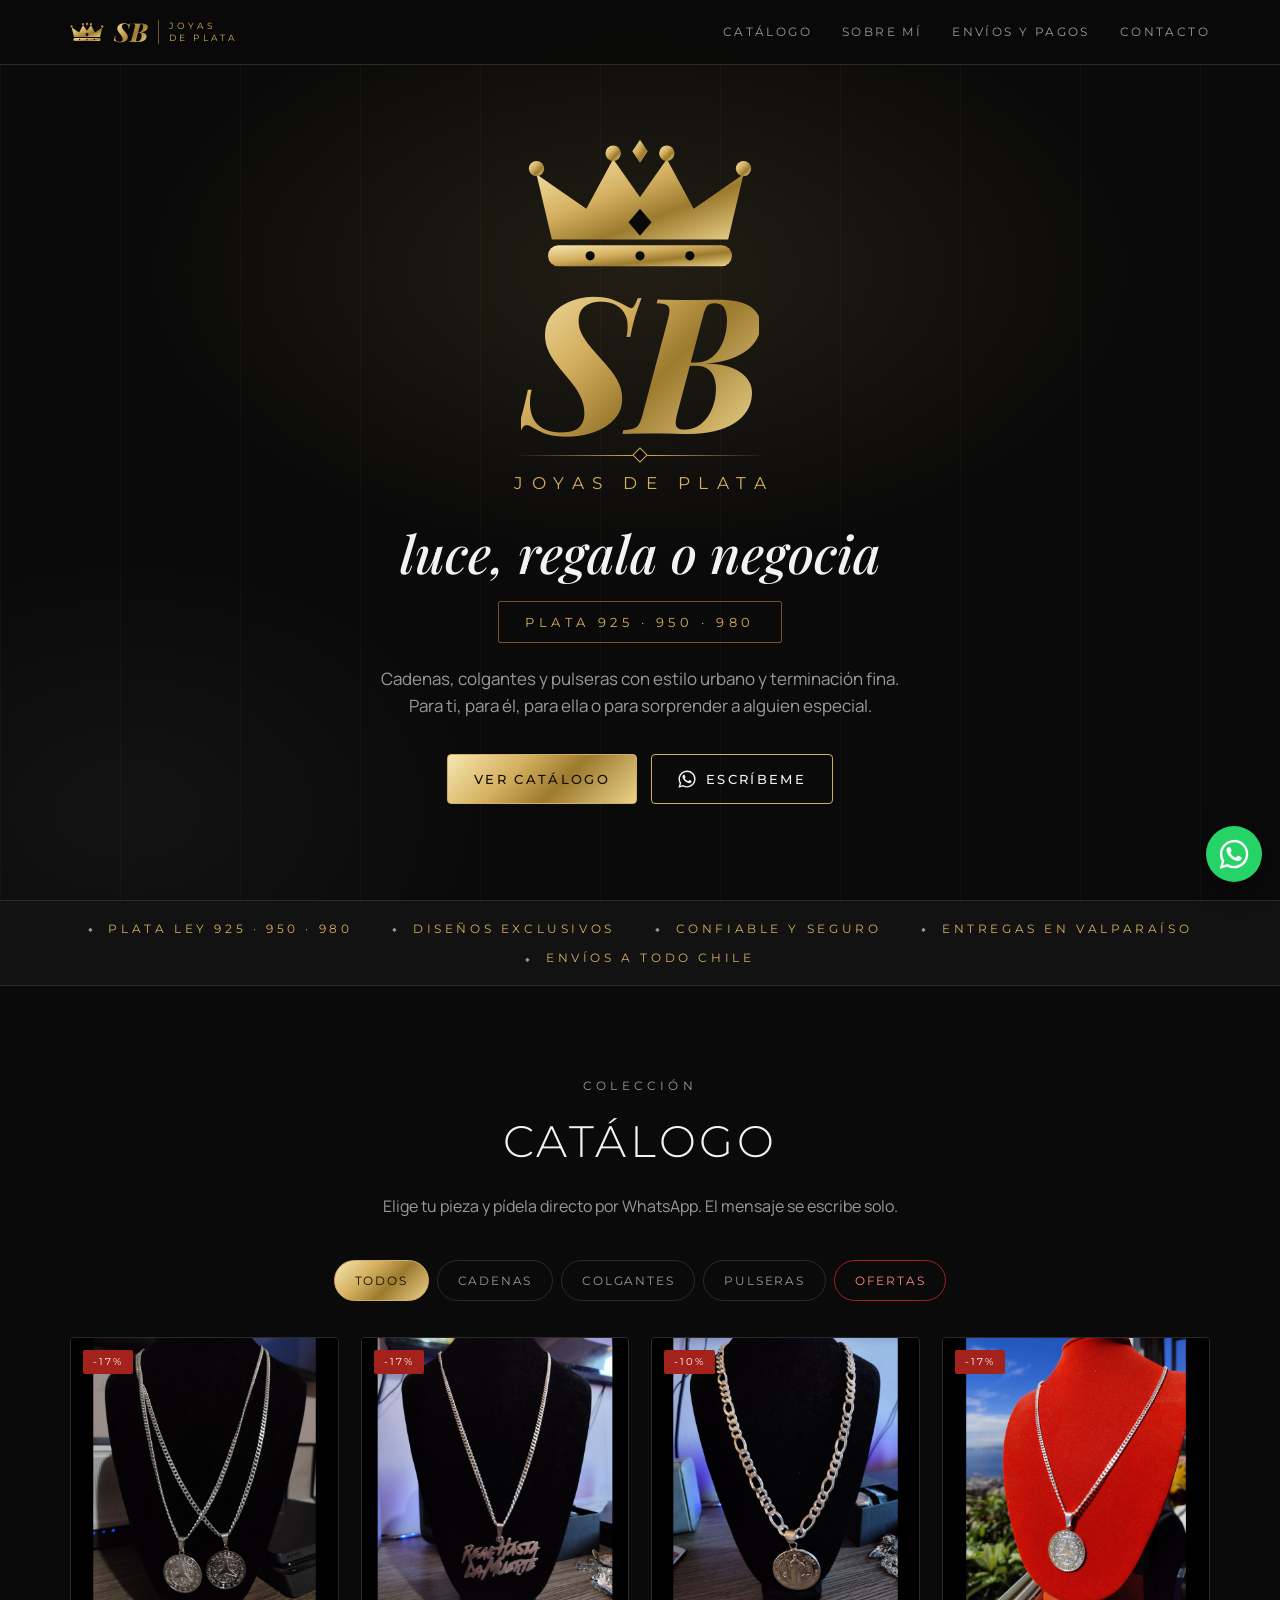
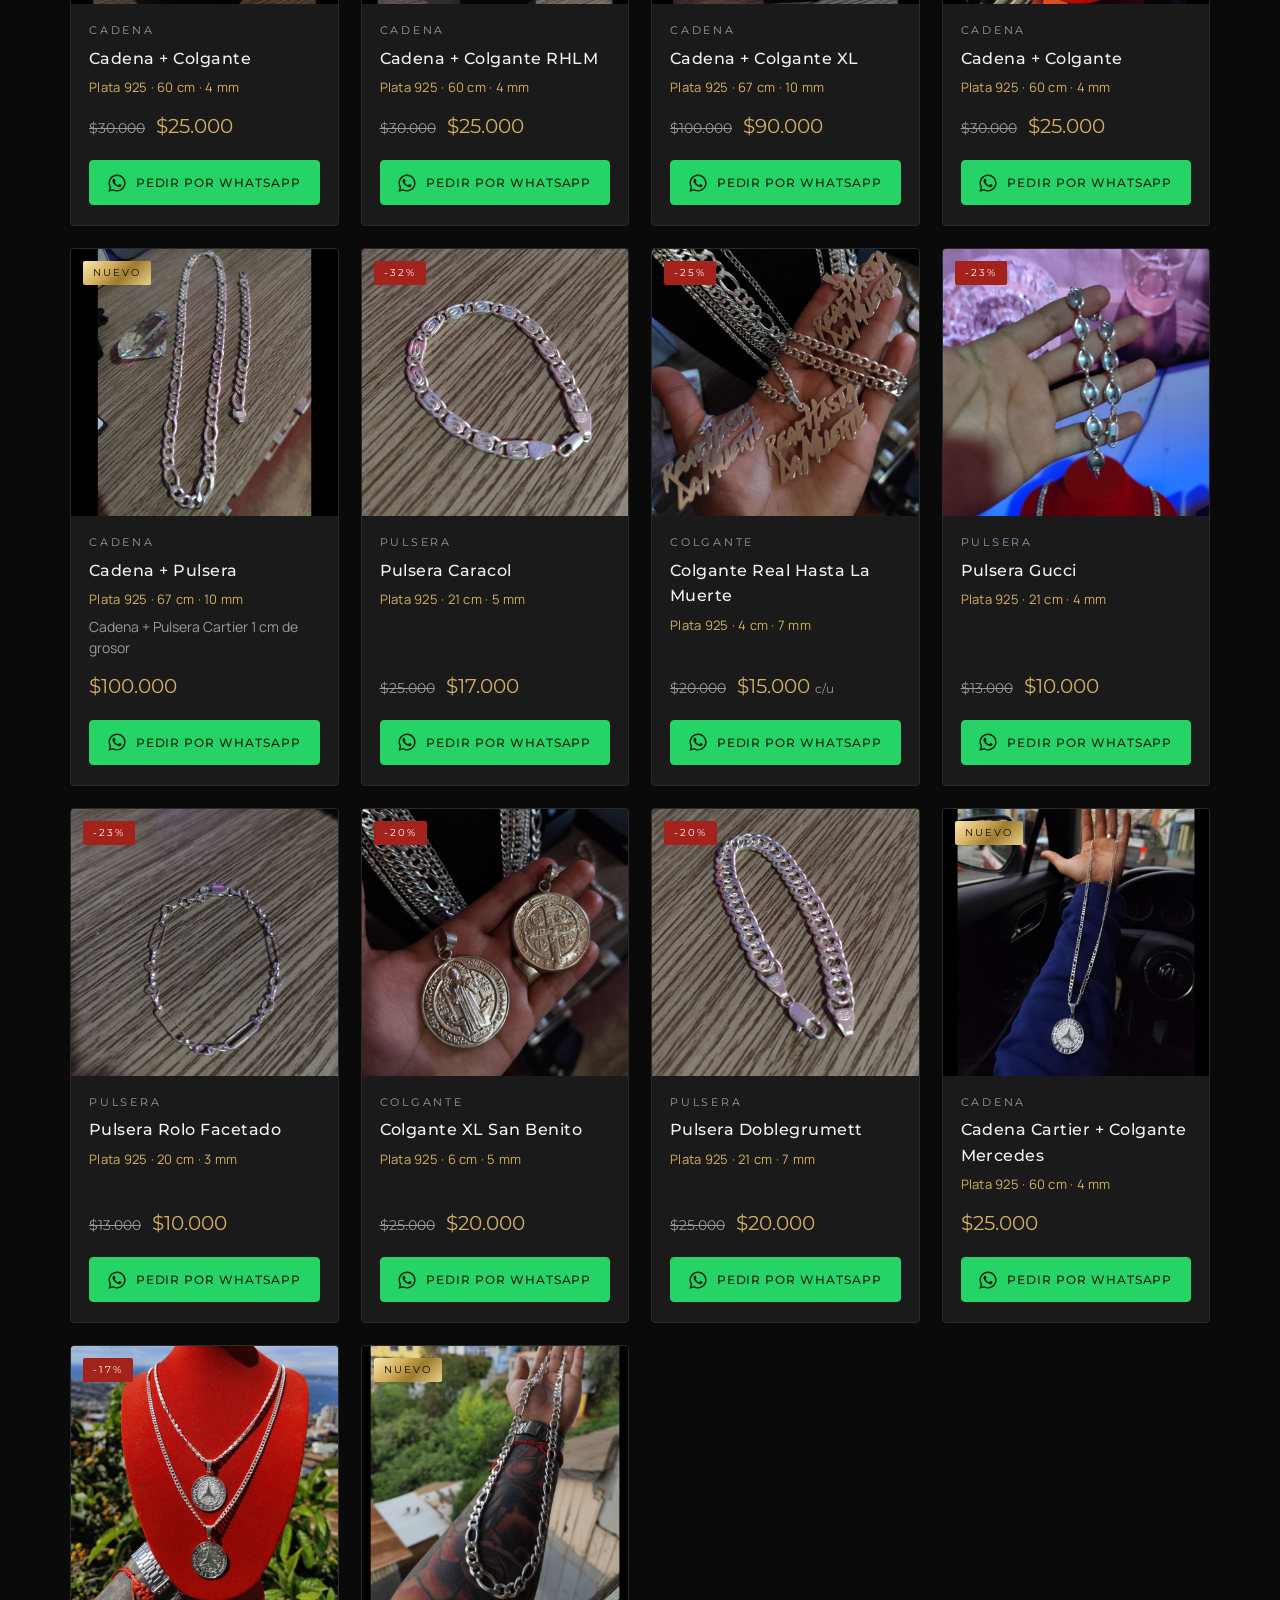
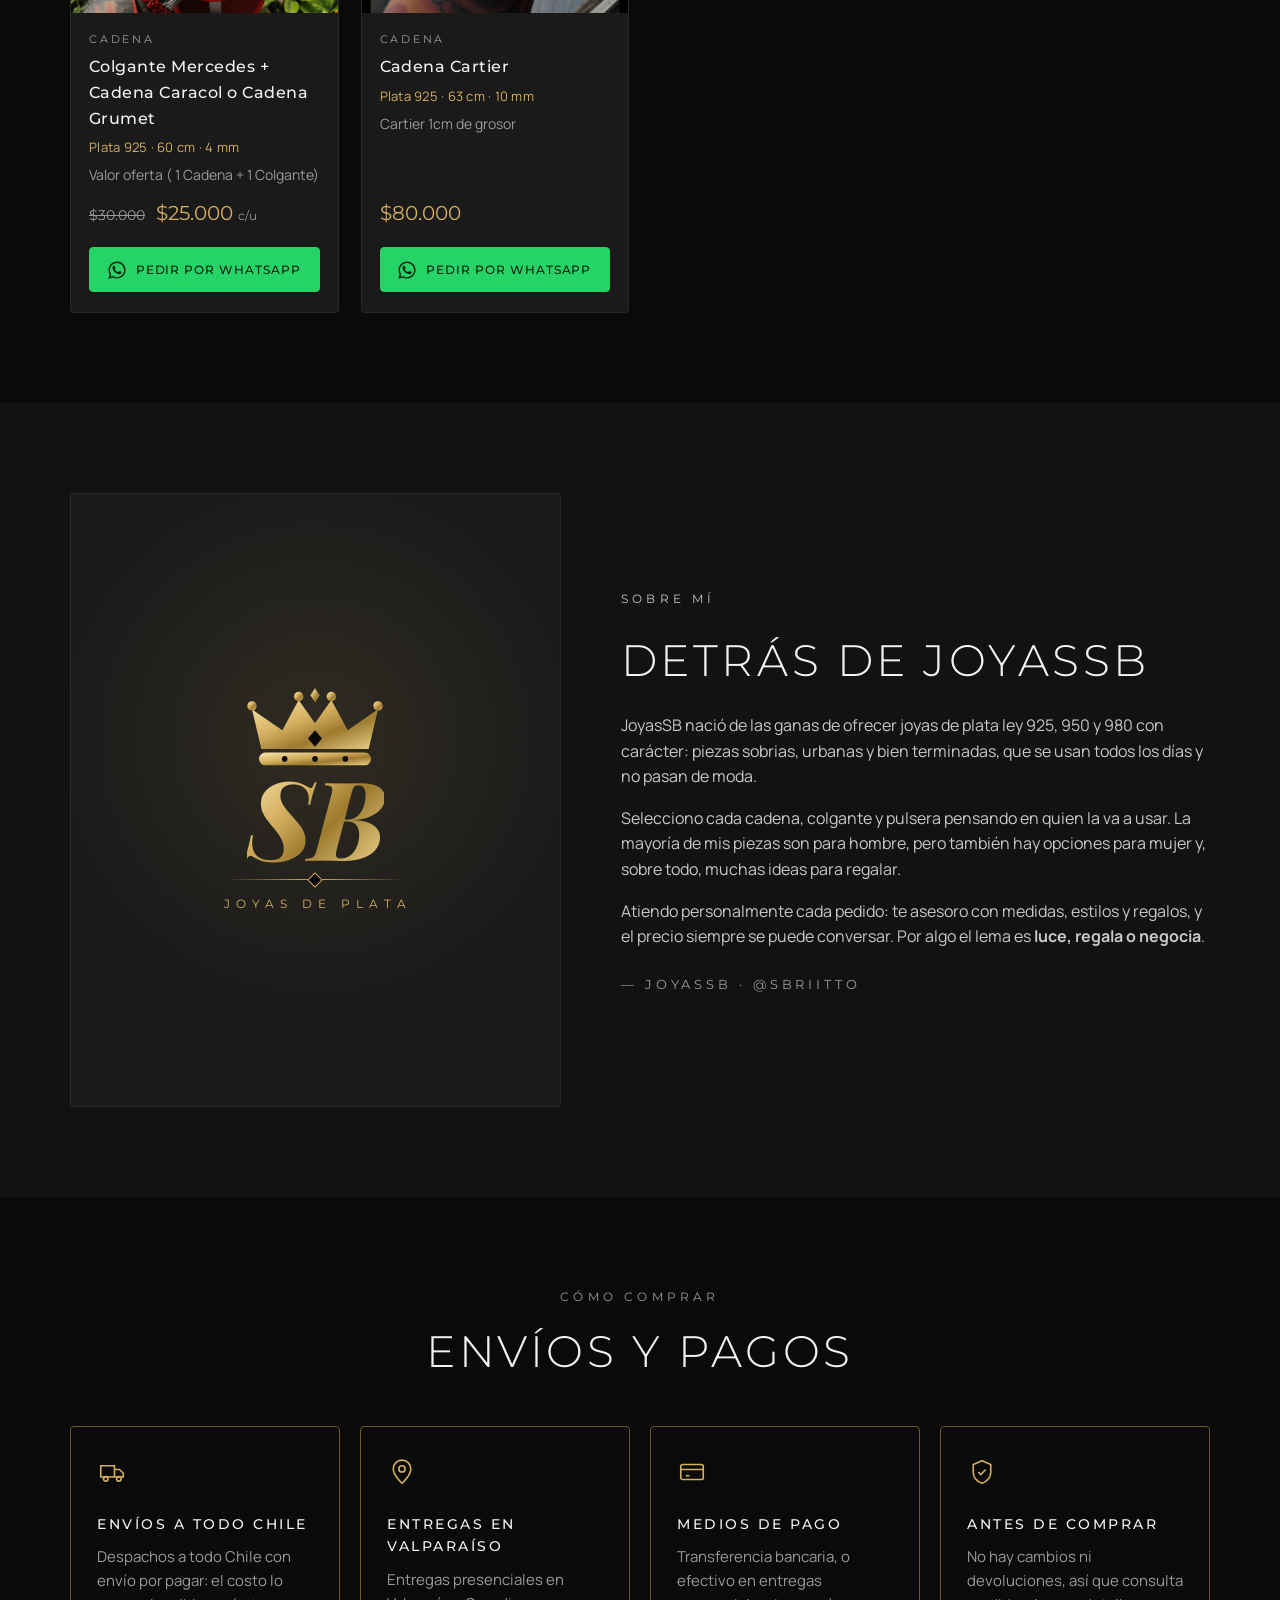
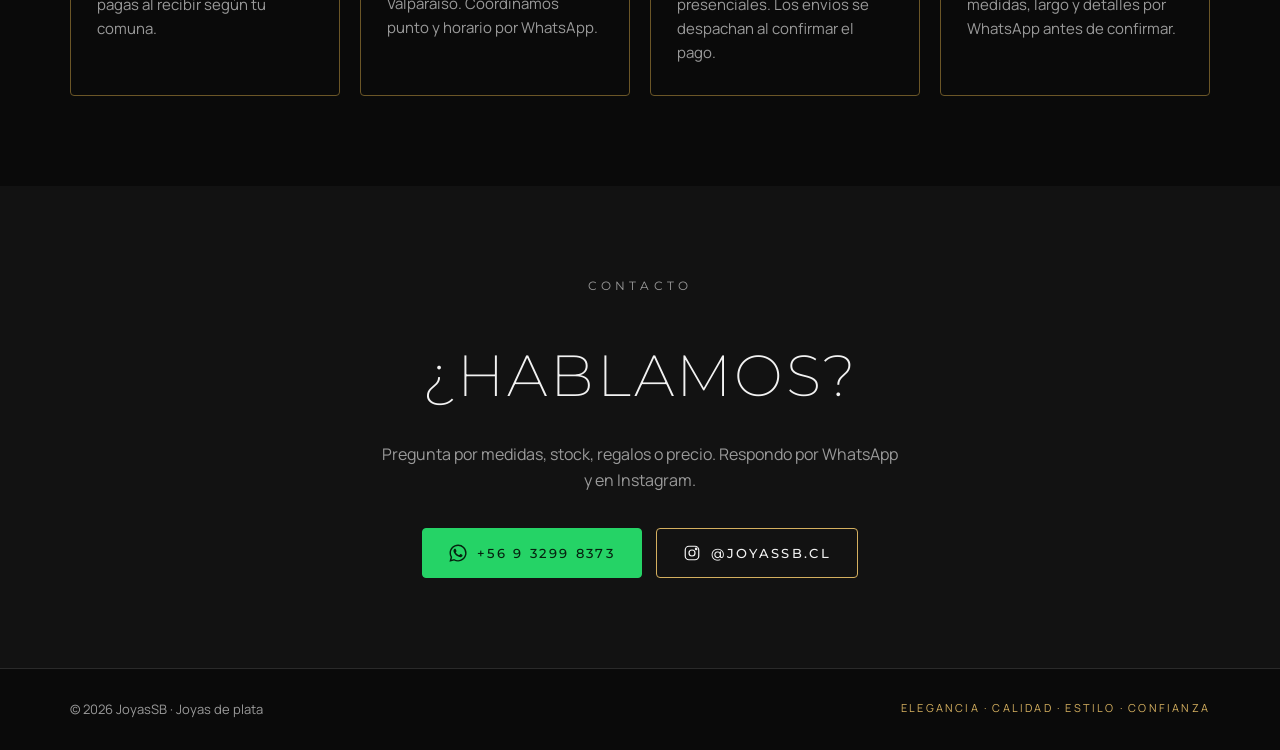
<file: index.html>
<!doctype html>
<html lang="es">
<head>
  <meta charset="utf-8">
  <meta name="viewport" content="width=device-width, initial-scale=1">
  <title>JoyasSB — Joyas de plata 925</title>
  <meta name="description" content="JoyasSB: cadenas, colgantes y pulseras de plata 925. Luce, regala, negocia. Pide por WhatsApp.">
  <meta name="theme-color" content="#0a0a0a">
  <meta property="og:title" content="JoyasSB — Joyas de plata 925">
  <meta property="og:description" content="Cadenas, colgantes y pulseras de plata 925. Luce, regala, negocia.">
  <link rel="preconnect" href="https://fonts.googleapis.com">
  <link rel="preconnect" href="https://fonts.gstatic.com" crossorigin>
  <link href="https://fonts.googleapis.com/css2?family=Manrope:wght@400;500;600&family=Playfair+Display:ital,wght@0,600;1,500;1,700;1,800&family=Montserrat:wght@200;300;400;500;600&display=swap" rel="stylesheet">
  <link rel="icon" href="favicon.svg" type="image/svg+xml">
  <link rel="stylesheet" href="styles.css">
</head>
<body>

  <!-- ===== Encabezado ===== -->
  <header class="header">
    <div class="container">
      <a href="#inicio" class="logo" aria-label="JoyasSB, inicio">
        <svg class="crown" viewBox="0 0 120 72"><use href="#i-crown"/></svg>
        <span class="sb gold">SB</span>
        <small>Joyas<br>de plata</small>
      </a>
      <nav class="nav" id="nav">
        <a href="#catalogo">Catálogo</a>
        <a href="#sobre-mi">Sobre mí</a>
        <a href="#envios">Envíos y pagos</a>
        <a href="#contacto">Contacto</a>
      </nav>
      <button class="menu-btn" id="menuBtn" aria-label="Abrir menú">
        <svg viewBox="0 0 24 24" fill="none" stroke="currentColor" stroke-width="1.5"><path d="M3 7h18M3 12h18M3 17h18"/></svg>
      </button>
    </div>
  </header>

  <!-- ===== Portada ===== -->
  <section class="hero" id="inicio">
    <div class="container">
      <div class="brand">
        <svg class="crown" viewBox="0 0 120 72"><use href="#i-crown"/></svg>
        <span class="sb gold">SB</span>
        <span class="rule"></span>
        <span class="tag">Joyas de plata</span>
      </div>
      <h1>luce, regala o negocia</h1>
      <p class="metal">PLATA 925 · 950 · 980</p>
      <p class="lead">Cadenas, colgantes y pulseras con estilo urbano y terminación fina. Para ti, para él, para ella o para sorprender a alguien especial.</p>
      <div class="hero-actions">
        <a href="#catalogo" class="btn btn-solid">Ver catálogo</a>
        <a href="#" class="btn js-wa" data-msg="Hola JoyasSB 👋 Quiero más información sobre sus joyas.">
          <svg viewBox="0 0 24 24" fill="currentColor"><use href="#i-wa"/></svg> Escríbeme
        </a>
      </div>
    </div>
  </section>

  <div class="strip">
    <ul>
      <li>Plata ley 925 · 950 · 980</li>
      <li>Diseños exclusivos</li>
      <li>Confiable y seguro</li>
      <li>Entregas en Valparaíso</li>
      <li>Envíos a todo Chile</li>
    </ul>
  </div>

  <!-- ===== Catálogo ===== -->
  <section class="block" id="catalogo">
    <div class="container">
      <div class="section-head">
        <p class="eyebrow">Colección</p>
        <h2 class="section-title">Catálogo</h2>
        <p>Elige tu pieza y pídela directo por WhatsApp. El mensaje se escribe solo.</p>
      </div>
      <div class="filters" id="filters">
        <button class="chip active" data-tipo="todos">Todos</button>
        <button class="chip" data-tipo="cadena">Cadenas</button>
        <button class="chip" data-tipo="colgante">Colgantes</button>
        <button class="chip" data-tipo="pulsera">Pulseras</button>
        <button class="chip chip-oferta" data-tipo="oferta" id="chipOferta" hidden>Ofertas</button>
      </div>
      <div class="grid" id="grid"></div>
    </div>
  </section>

  <!-- ===== Sobre mí ===== -->
  <section class="block alt" id="sobre-mi">
    <div class="container about">
      <div class="about-visual">
        <!-- Para poner tu foto: reemplaza el bloque <div class="brand"> por  <img src="img/sobre-mi.jpg" alt="JoyasSB"> -->
        <div class="brand">
          <svg class="crown" viewBox="0 0 120 72"><use href="#i-crown"/></svg>
          <span class="sb gold">SB</span>
          <span class="rule"></span>
          <span class="tag">Joyas de plata</span>
        </div>
      </div>
      <div class="about-text">
        <p class="eyebrow">Sobre mí</p>
        <h2 class="section-title">Detrás de JoyasSB</h2>
        <!-- ✏️ Edita estos párrafos con tu historia -->
        <p>JoyasSB nació de las ganas de ofrecer joyas de plata ley 925, 950 y 980 con carácter: piezas sobrias, urbanas y bien terminadas, que se usan todos los días y no pasan de moda.</p>
        <p>Selecciono cada cadena, colgante y pulsera pensando en quien la va a usar. La mayoría de mis piezas son para hombre, pero también hay opciones para mujer y, sobre todo, muchas ideas para regalar.</p>
        <p>Atiendo personalmente cada pedido: te asesoro con medidas, estilos y regalos, y el precio siempre se puede conversar. Por algo el lema es <strong>luce, regala o negocia</strong>.</p>
        <p class="sign">— JoyasSB · @sbriitto</p>
      </div>
    </div>
  </section>

  <!-- ===== Envíos y pagos ===== -->
  <section class="block" id="envios">
    <div class="container">
      <div class="section-head">
        <p class="eyebrow">Cómo comprar</p>
        <h2 class="section-title">Envíos y pagos</h2>
      </div>
      <!-- ✏️ Ajusta estos textos a tus condiciones reales -->
      <div class="info-grid">
        <div class="info">
          <svg viewBox="0 0 24 24" fill="none" stroke="currentColor" stroke-width="1.3"><path d="M3 7h11v9H3zM14 10h4l3 3v3h-7z"/><circle cx="7" cy="17.5" r="1.8"/><circle cx="17.5" cy="17.5" r="1.8"/></svg>
          <h3>Envíos a todo Chile</h3>
          <p>Despachos a todo Chile con envío por pagar: el costo lo pagas al recibir según tu comuna.</p>
        </div>
        <div class="info">
          <svg viewBox="0 0 24 24" fill="none" stroke="currentColor" stroke-width="1.3"><path d="M12 21s-7-6.2-7-11.5A7 7 0 0 1 19 9.5C19 14.8 12 21 12 21z"/><circle cx="12" cy="9.5" r="2.5"/></svg>
          <h3>Entregas en Valparaíso</h3>
          <p>Entregas presenciales en Valparaíso. Coordinamos punto y horario por WhatsApp.</p>
        </div>
        <div class="info">
          <svg viewBox="0 0 24 24" fill="none" stroke="currentColor" stroke-width="1.3"><rect x="3" y="6" width="18" height="12" rx="1.5"/><path d="M3 10h18M7 15h3"/></svg>
          <h3>Medios de pago</h3>
          <!-- ✏️ Confirma tus medios de pago -->
          <p>Transferencia bancaria, o efectivo en entregas presenciales. Los envíos se despachan al confirmar el pago.</p>
        </div>
        <div class="info">
          <svg viewBox="0 0 24 24" fill="none" stroke="currentColor" stroke-width="1.3"><path d="M12 3l7 3v6c0 4.5-3 7.6-7 9-4-1.4-7-4.5-7-9V6z"/><path d="M9 12l2 2 4-4"/></svg>
          <h3>Antes de comprar</h3>
          <p>No hay cambios ni devoluciones, así que consulta medidas, largo y detalles por WhatsApp antes de confirmar.</p>
        </div>
      </div>
    </div>
  </section>

  <!-- ===== Contacto ===== -->
  <section class="block alt contact" id="contacto">
    <div class="container">
      <p class="eyebrow">Contacto</p>
      <h2 class="big">¿Hablamos?</h2>
      <p>Pregunta por medidas, stock, regalos o precio. Respondo por WhatsApp y en Instagram.</p>
      <div class="contact-actions">
        <a href="#" class="btn btn-wa js-wa" data-msg="Hola JoyasSB 👋 Tengo una consulta.">
          <svg viewBox="0 0 24 24" fill="currentColor"><use href="#i-wa"/></svg> +56 9 3299 8373
        </a>
        <a href="https://www.instagram.com/joyassb.cl/" target="_blank" rel="noopener" class="btn">
          <svg viewBox="0 0 24 24" fill="none" stroke="currentColor" stroke-width="1.6"><rect x="3" y="3" width="18" height="18" rx="5"/><circle cx="12" cy="12" r="4"/><circle cx="17.5" cy="6.5" r="1" fill="currentColor"/></svg>
          @joyassb.cl
        </a>
      </div>
    </div>
  </section>

  <footer class="footer">
    <div class="container">
      <span>© <span id="year"></span> JoyasSB · Joyas de plata</span>
      <span class="footer-tags">Elegancia · Calidad · Estilo · Confianza</span>
    </div>
  </footer>

  <!-- Detalle de producto -->
  <div class="detalle" id="detalle" hidden role="dialog" aria-modal="true" aria-label="Detalle del producto">
    <div class="det-box">
      <button class="det-close" aria-label="Cerrar">
        <svg viewBox="0 0 24 24" fill="none" stroke="currentColor" stroke-width="1.6"><path d="M6 6l12 12M18 6L6 18"/></svg>
      </button>
      <div class="card-img det-img"></div>
      <div class="det-body">
        <span class="card-type"></span>
        <h3 class="det-name"></h3>
        <p class="det-price"></p>
        <dl class="det-specs"></dl>
        <p class="det-desc"></p>
        <a class="btn btn-wa" href="#" target="_blank" rel="noopener">
          <svg viewBox="0 0 24 24" fill="currentColor"><use href="#i-wa"/></svg> Pedir por WhatsApp</a>
        <p class="det-note">Consultas de medidas, stock o precio por WhatsApp. No hay cambios ni devoluciones.</p>
      </div>
    </div>
  </div>

  <a href="#" class="wa-float js-wa" data-msg="Hola JoyasSB 👋" aria-label="Escribir por WhatsApp">
    <svg viewBox="0 0 24 24" fill="currentColor"><use href="#i-wa"/></svg>
  </a>

  <!-- Íconos reutilizables (corona del logo y WhatsApp) -->
  <svg width="0" height="0" style="position:absolute" aria-hidden="true">
    <defs>
      <linearGradient id="g-gold" x1="0" y1="0" x2="1" y2="1">
        <stop offset="0" stop-color="#f7e7b0"/><stop offset=".4" stop-color="#d4af5f"/>
        <stop offset=".65" stop-color="#9c7a2e"/><stop offset="1" stop-color="#ecd28a"/>
      </linearGradient>
    </defs>
    <symbol id="i-crown" viewBox="0 0 120 72">
      <g fill="url(#g-gold)">
        <path d="M14 54 L6 20 L32 38 L46 12 L60 32 L74 12 L88 38 L114 20 L106 54 Z"/>
        <circle cx="6" cy="17" r="4"/><circle cx="46" cy="9" r="4"/><circle cx="74" cy="9" r="4"/><circle cx="114" cy="17" r="4"/>
        <path d="M60 2 L64 8 L60 14 L56 8 Z"/><path d="M60 14v14" stroke="url(#g-gold)" stroke-width="2"/>
        <rect x="12" y="57" width="96" height="11" rx="5.5"/>
      </g>
      <g fill="#0a0a0a">
        <path d="M60 38 L66 45 L60 52 L54 45 Z"/>
        <circle cx="34" cy="62.5" r="2.4"/><circle cx="60" cy="62.5" r="2.4"/><circle cx="86" cy="62.5" r="2.4"/>
      </g>
    </symbol>
    <symbol id="i-wa" viewBox="0 0 24 24"><path d="M17.47 14.38c-.3-.15-1.76-.87-2.03-.97-.27-.1-.47-.15-.67.15-.2.3-.77.97-.94 1.17-.17.2-.35.22-.65.07-.3-.15-1.26-.46-2.4-1.48-.89-.79-1.49-1.77-1.66-2.07-.17-.3-.02-.46.13-.61.13-.13.3-.35.45-.52.15-.17.2-.3.3-.5.1-.2.05-.37-.02-.52-.07-.15-.67-1.62-.92-2.22-.24-.58-.49-.5-.67-.51h-.57c-.2 0-.52.07-.79.37-.27.3-1.04 1.02-1.04 2.48s1.07 2.88 1.21 3.08c.15.2 2.1 3.2 5.08 4.49.71.31 1.26.49 1.69.63.71.23 1.36.2 1.87.12.57-.09 1.76-.72 2.01-1.41.25-.69.25-1.29.17-1.41-.07-.12-.27-.2-.57-.35zM12.05 21.5h-.01a9.4 9.4 0 0 1-4.8-1.31l-.34-.2-3.57.94.95-3.48-.22-.36a9.43 9.43 0 0 1-1.45-5.03c0-5.2 4.24-9.44 9.45-9.44a9.4 9.4 0 0 1 6.68 2.77 9.38 9.38 0 0 1 2.76 6.68c0 5.21-4.24 9.44-9.45 9.44zm8.04-17.48A11.3 11.3 0 0 0 12.05.7C5.78.7.68 5.8.68 12.06c0 2 .52 3.96 1.52 5.68L.58 23.7l6.1-1.6a11.33 11.33 0 0 0 5.37 1.37h.01c6.26 0 11.36-5.1 11.37-11.36 0-3.04-1.18-5.89-3.34-8.04z"/></symbol>
  </svg>

  <script src="app.js"></script>
</body>
</html>
</file>
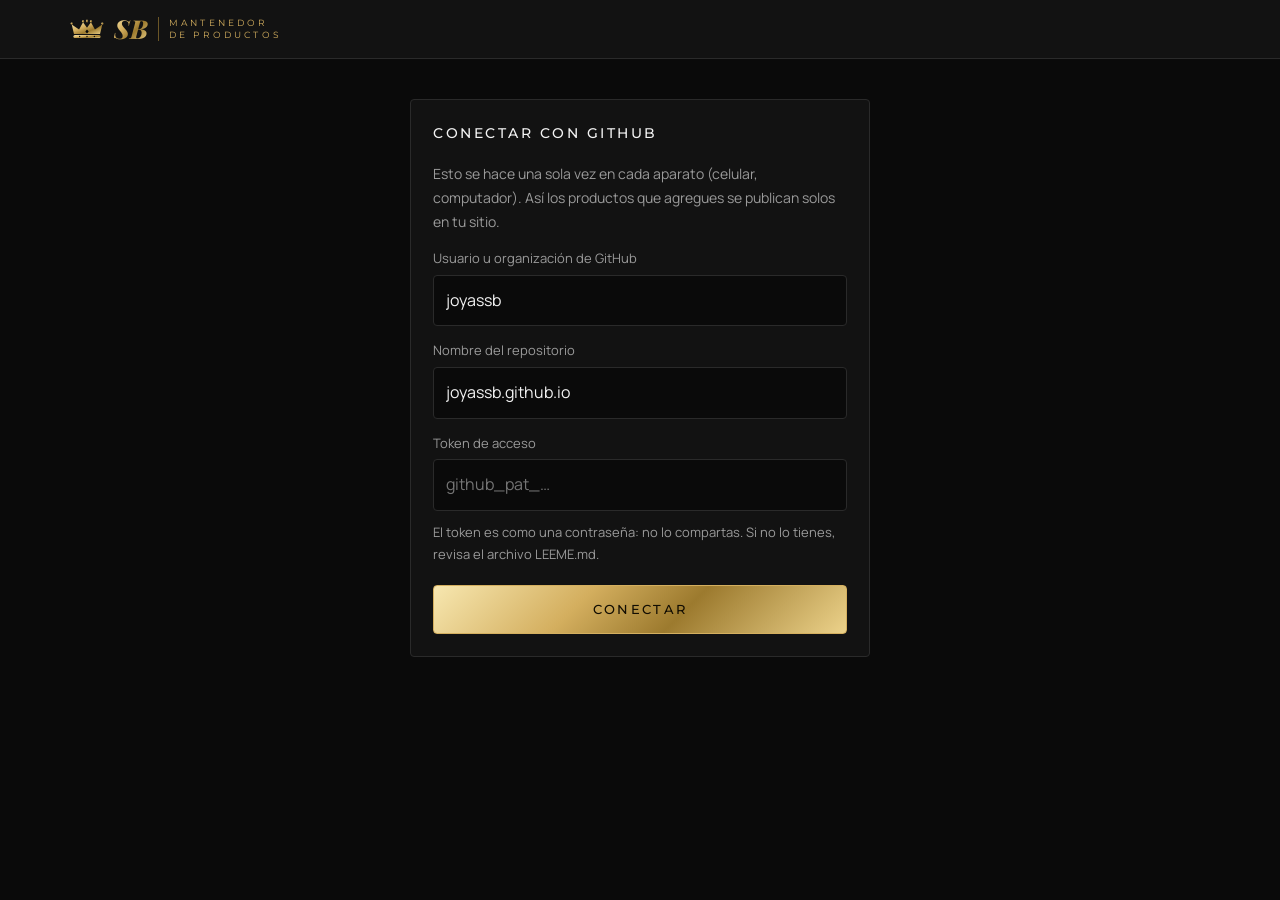
<file: admin.html>
<!doctype html>
<html lang="es">
<head>
  <meta charset="utf-8">
  <meta name="viewport" content="width=device-width, initial-scale=1">
  <meta name="robots" content="noindex, nofollow">
  <title>Mantenedor — JoyasSB</title>
  <link rel="preconnect" href="https://fonts.googleapis.com">
  <link rel="preconnect" href="https://fonts.gstatic.com" crossorigin>
  <link href="https://fonts.googleapis.com/css2?family=Manrope:wght@400;500;600&family=Playfair+Display:ital,wght@0,600;1,500;1,700;1,800&family=Montserrat:wght@200;300;400;500;600&display=swap" rel="stylesheet">
  <link rel="icon" href="favicon.svg" type="image/svg+xml">
  <link rel="stylesheet" href="styles.css">
  <style>
    body { padding: 0 0 60px; }
    .admin-top { border-bottom: 1px solid var(--line); background: var(--bg-2); }
    .admin-top .container { display: flex; align-items: center; justify-content: space-between; gap: 12px; padding-top: 16px; padding-bottom: 16px; flex-wrap: wrap; }
    .admin-top .eyebrow { margin-top: 2px; }
    .layout { display: grid; grid-template-columns: 380px 1fr; gap: 30px; margin-top: 30px; align-items: start; }
    .panel { background: var(--bg-2); border: 1px solid var(--line); border-radius: var(--radius); padding: 22px; }
    .panel h2 { font-family: var(--font-title); font-weight: 500; font-size: 14px; letter-spacing: .18em; text-transform: uppercase; margin-bottom: 18px; }
    label { display: block; font-size: 13px; color: var(--muted); margin: 14px 0 6px; }
    input[type=text], input[type=number], input[type=password], select, textarea {
      width: 100%; padding: 12px; background: var(--bg); color: var(--text);
      border: 1px solid var(--line); border-radius: var(--radius); font: inherit; font-size: 16px;
    }
    input:focus, select:focus, textarea:focus { outline: none; border-color: var(--gold); }
    textarea { min-height: 80px; resize: vertical; }
    .checks { display: flex; gap: 20px; margin-top: 16px; flex-wrap: wrap; }
    .checks label { display: flex; align-items: center; gap: 8px; margin: 0; color: var(--text); }
    .checks input { width: 18px; height: 18px; accent-color: #ddd; }
    .checks select.estado { width: auto; padding: 8px 10px; }
    .item.vendido .thumb img { filter: grayscale(1) brightness(.6); }
    .photo {
      aspect-ratio: 1/1; border: 1px dashed #444; border-radius: var(--radius); background: var(--bg);
      display: grid; place-items: center; overflow: hidden; cursor: pointer; color: var(--muted); font-size: 14px; text-align: center; padding: 10px;
    }
    .photo img { width: 100%; height: 100%; object-fit: cover; }
    .photo-actions { display: flex; gap: 8px; margin-top: 10px; }
    .photo-actions .btn { flex: 1; padding: 10px 8px; font-size: 11px; letter-spacing: .1em; }

    .crop-modal { position: fixed; inset: 0; z-index: 100; background: rgba(0,0,0,.85); display: grid; place-items: center; padding: 16px; }
    .crop-box { width: 100%; max-width: 420px; background: var(--bg-2); border: 1px solid var(--gold-dim); border-radius: var(--radius); padding: 20px; max-height: 100%; overflow-y: auto; }
    .crop-box h2 { font-family: var(--font-title); font-weight: 500; font-size: 14px; letter-spacing: .18em; text-transform: uppercase; margin-bottom: 6px; }
    .crop-hint { color: var(--muted); font-size: 13px; margin-bottom: 14px; }
    .crop-view { position: relative; width: 100%; aspect-ratio: 1/1; overflow: hidden; background: #000; border: 1px solid var(--gold); cursor: grab; touch-action: none; user-select: none; }
    .crop-view:active { cursor: grabbing; }
    .crop-view img { position: absolute; left: 0; top: 0; max-width: none; transform-origin: 0 0; pointer-events: none; }
    .crop-zoom { display: flex; align-items: center; gap: 12px; margin: 16px 0 12px; color: var(--muted); font-size: 20px; }
    .crop-zoom input { flex: 1; accent-color: var(--gold); height: 28px; }
    .crop-presets { display: flex; gap: 8px; justify-content: center; }
    .redes-box .crop-presets { margin-bottom: 14px; }
    .redes-preview { display: grid; place-items: center; min-height: 200px; color: var(--muted); }
    .redes-preview img { max-width: 100%; max-height: 58vh; border: 1px solid var(--line); }
    .crop-presets .chip { padding: 8px 14px; font-size: 11px; }
    .form-actions { display: flex; gap: 10px; margin-top: 20px; }
    .form-actions .btn { flex: 1; padding: 13px 10px; }
    .row { display: grid; grid-template-columns: 1fr 1fr; gap: 12px; }
    .oferta-info { display: block; margin-top: 6px; color: var(--gold); font-size: 13px; min-height: 1em; }
    .row3 { display: grid; grid-template-columns: 1fr 1fr 1fr; gap: 10px; }

    .status { padding: 14px 18px; border-radius: var(--radius); border: 1px solid var(--line); margin-bottom: 18px; font-size: 14px; display: flex; gap: 14px; align-items: center; justify-content: space-between; flex-wrap: wrap; }
    .status.dirty { border-color: #8a7a3a; background: #1d1a0f; }
    .status .btns { display: flex; gap: 8px; flex-wrap: wrap; }
    .status .btn { padding: 10px 16px; font-size: 11px; }

    .item { display: grid; grid-template-columns: 64px 1fr auto; gap: 14px; align-items: center; padding: 12px; border: 1px solid var(--line); border-radius: var(--radius); background: var(--bg-2); margin-bottom: 10px; }
    .item.editing { border-color: var(--gold); }
    .thumb { width: 64px; height: 64px; border-radius: 3px; background: var(--bg-3); overflow: hidden; display: grid; place-items: center; color: #444; font-size: 11px; }
    .thumb img { width: 100%; height: 100%; object-fit: cover; }
    .item .meta { min-width: 0; }
    .item .meta strong { display: block; white-space: nowrap; overflow: hidden; text-overflow: ellipsis; font-weight: 500; }
    .item .meta small { color: var(--muted); }
    .tag { font-size: 10px; letter-spacing: .1em; text-transform: uppercase; padding: 2px 6px; border-radius: 2px; background: #333; margin-left: 6px; }
    .acts { display: flex; gap: 4px; }
    .icon-btn { background: var(--bg-3); border: 1px solid var(--line); color: var(--text); width: 36px; height: 36px; border-radius: 3px; display: grid; place-items: center; }
    .icon-btn:hover { border-color: var(--gold); }
    .icon-btn.del:hover { border-color: #c44; color: #f66; }
    .icon-btn svg { width: 16px; height: 16px; }
    .help { color: var(--muted); font-size: 14px; line-height: 1.7; }
    .help ol { padding-left: 20px; }
    .help code { background: var(--bg-3); padding: 1px 6px; border-radius: 3px; color: var(--text); }
    .setup { max-width: 460px; margin: 40px auto 0; }
    .busy { position: fixed; inset: 0; z-index: 120; background: rgba(0,0,0,.75); display: flex; flex-direction: column; align-items: center; justify-content: center; gap: 16px; font-family: var(--font-title); letter-spacing: .15em; text-transform: uppercase; font-size: 13px; }
    .spinner { width: 42px; height: 42px; border: 2px solid var(--gold-dim); border-top-color: var(--gold); border-radius: 50%; animation: girar .8s linear infinite; }
    @keyframes girar { to { transform: rotate(360deg); } }
    .toast { position: fixed; left: 50%; bottom: 24px; transform: translateX(-50%) translateY(100px); background: var(--text); color: var(--bg); padding: 12px 20px; border-radius: var(--radius); font-size: 14px; transition: transform .3s; z-index: 99; }
    .toast.show { transform: translateX(-50%) translateY(0); }

    @media (max-width: 860px) {
      .layout { grid-template-columns: 1fr; }
      .photo, .photo-actions { max-width: 280px; margin-left: auto; margin-right: auto; }
    }
    @media (max-width: 480px) {
      .item { grid-template-columns: 52px 1fr; }
      .thumb { width: 52px; height: 52px; }
      .acts { grid-column: 1 / -1; justify-content: flex-end; }
    }
  </style>
</head>
<body>
  <div class="admin-top">
    <div class="container">
      <div>
        <div class="logo"><svg class="crown" viewBox="0 0 120 72"><use href="#i-crown"/></svg><span class="sb gold">SB</span><small>Mantenedor<br>de productos</small></div>
      </div>
    </div>
  </div>

  <!-- Conectar con GitHub (una vez por aparato) -->
  <div class="container" id="setup" hidden>
    <form class="panel setup" id="setupForm" autocomplete="off">
      <h2>Conectar con GitHub</h2>
      <p class="help">Esto se hace una sola vez en cada aparato (celular, computador). Así los productos que agregues se publican solos en tu sitio.</p>
      <label for="ghOwner">Usuario u organización de GitHub</label>
      <input type="text" id="ghOwner" required autocapitalize="off" spellcheck="false" value="joyassb">
      <label for="ghRepo">Nombre del repositorio</label>
      <input type="text" id="ghRepo" required autocapitalize="off" spellcheck="false" value="joyassb.github.io">
      <label for="ghToken">Token de acceso</label>
      <input type="password" id="ghToken" required autocapitalize="off" spellcheck="false" placeholder="github_pat_…">
      <p class="help" style="margin-top:10px;font-size:13px">El token es como una contraseña: no lo compartas. Si no lo tienes, revisa el archivo LEEME.md.</p>
      <div class="form-actions"><button type="submit" class="btn btn-solid">Conectar</button></div>
    </form>
  </div>

  <div class="container layout" id="app" hidden>
    <!-- Formulario -->
    <form class="panel" id="form" autocomplete="off">
      <h2 id="formTitle">Nuevo producto</h2>

      <div class="photo" id="photo">Toca para subir foto</div>
      <div class="photo-actions" id="photoActions" hidden>
        <button type="button" class="btn" id="cambiarFoto">Cambiar foto</button>
        <button type="button" class="btn" id="ajustarFoto">Ajustar encuadre</button>
      </div>
      <input type="file" id="file" accept="image/*" hidden>

      <label for="nombre">Nombre *</label>
      <input type="text" id="nombre" required maxlength="80" autocapitalize="sentences" placeholder="Ej: Cadena Cubana 5mm">

      <div class="row">
        <div>
          <label for="tipo">Tipo *</label>
          <select id="tipo" required>
            <option value="cadena">Cadena</option>
            <option value="colgante">Colgante</option>
            <option value="pulsera">Pulsera</option>
          </select>
        </div>
        <div>
          <label for="precio">Precio (CLP) *</label>
          <input type="number" id="precio" required min="0" step="500" inputmode="numeric" placeholder="25000">
        </div>
      </div>

      <div class="row">
        <div>
          <label for="unidad">El precio es</label>
          <select id="unidad">
            <option value="">Normal</option>
            <option value="cu">c/u (cada una)</option>
            <option value="lote">Por lote</option>
          </select>
        </div>
        <div>
          <label for="oferta">Con descuento</label>
          <input type="number" id="oferta" min="0" step="500" inputmode="numeric" placeholder="Opcional">
        </div>
      </div>
      <small class="oferta-info" id="ofertaInfo"></small>

      <div class="row3">
        <div>
          <label for="largo">Largo (cm)</label>
          <input type="number" id="largo" min="0" step="0.5" inputmode="decimal" placeholder="60">
        </div>
        <div>
          <label for="grosor">Grosor (mm)</label>
          <input type="number" id="grosor" min="0" step="0.1" inputmode="decimal" placeholder="4">
        </div>
        <div>
          <label for="ley">Plata</label>
          <select id="ley">
            <option value="">—</option>
            <option value="925">925</option>
            <option value="950">950</option>
            <option value="980">980</option>
          </select>
        </div>
      </div>

      <label for="descripcion">Descripción</label>
      <textarea id="descripcion" maxlength="200" placeholder="Ej: Tejido cubano, cierre de mosquetón"></textarea>

      <div class="checks">
        <label>Estado
          <select id="estado" class="estado">
            <option value="disponible">Disponible</option>
            <option value="vendido">Vendido</option>
            <option value="agotado">Agotado</option>
          </select>
        </label>
        <label><input type="checkbox" id="destacado"> Marcar como “Nuevo”</label>
      </div>

      <div class="form-actions">
        <button type="button" class="btn" id="cancel" hidden>Cancelar</button>
        <button type="submit" class="btn btn-solid" id="submit">Agregar</button>
      </div>
    </form>

    <!-- Lista -->
    <div>
      <div class="status" id="status"></div>
      <div class="status dirty" id="pendientes" hidden>
        <span></span>
        <span class="btns">
          <button class="btn" id="pendDescartar" type="button">Descartar</button>
          <button class="btn btn-solid" id="pendPublicar" type="button">Publicarlos</button>
        </span>
      </div>
      <div id="list"></div>
    </div>
  </div>

  <!-- Imagen para redes sociales -->
  <div class="crop-modal" id="redesModal" hidden>
    <div class="crop-box redes-box">
      <h2>Imagen para redes</h2>
      <div class="crop-presets" id="redesFormato">
        <button type="button" class="chip active" data-formato="historia">Historia</button>
        <button type="button" class="chip" data-formato="post">Publicación</button>
      </div>
      <div class="redes-preview" id="redesPreview">Generando…</div>
      <div class="form-actions">
        <button type="button" class="btn" id="redesCerrar">Cerrar</button>
        <button type="button" class="btn btn-solid" id="redesGuardar">Guardar</button>
      </div>
    </div>
  </div>

  <!-- Editor de encuadre -->
  <div class="crop-modal" id="cropModal" hidden>
    <div class="crop-box">
      <h2>Ajustar foto</h2>
      <p class="crop-hint">Arrastra la foto para moverla y usa el zoom. Así se verá en el catálogo.</p>
      <div class="crop-view" id="cropView"><img id="cropImg" alt="" draggable="false"></div>
      <div class="crop-zoom">
        <span>−</span>
        <input type="range" id="cropZoom" min="0" max="1000" value="0" aria-label="Zoom">
        <span>+</span>
      </div>
      <div class="crop-presets">
        <button type="button" class="chip" id="cropLlenar">Llenar cuadro</button>
        <button type="button" class="chip" id="cropEntera">Foto entera</button>
      </div>
      <div class="form-actions">
        <button type="button" class="btn" id="cropCancel">Cancelar</button>
        <button type="button" class="btn btn-solid" id="cropOk">Usar foto</button>
      </div>
    </div>
  </div>

  <div class="busy" id="busy" hidden><div class="spinner"></div><p id="busyText">Guardando…</p></div>

  <div class="toast" id="toast"></div>

  <!-- Íconos reutilizables (corona del logo y WhatsApp) -->
  <svg width="0" height="0" style="position:absolute" aria-hidden="true">
    <defs>
      <linearGradient id="g-gold" x1="0" y1="0" x2="1" y2="1">
        <stop offset="0" stop-color="#f7e7b0"/><stop offset=".4" stop-color="#d4af5f"/>
        <stop offset=".65" stop-color="#9c7a2e"/><stop offset="1" stop-color="#ecd28a"/>
      </linearGradient>
    </defs>
    <symbol id="i-crown" viewBox="0 0 120 72">
      <g fill="url(#g-gold)">
        <path d="M14 54 L6 20 L32 38 L46 12 L60 32 L74 12 L88 38 L114 20 L106 54 Z"/>
        <circle cx="6" cy="17" r="4"/><circle cx="46" cy="9" r="4"/><circle cx="74" cy="9" r="4"/><circle cx="114" cy="17" r="4"/>
        <path d="M60 2 L64 8 L60 14 L56 8 Z"/><path d="M60 14v14" stroke="url(#g-gold)" stroke-width="2"/>
        <rect x="12" y="57" width="96" height="11" rx="5.5"/>
      </g>
      <g fill="#0a0a0a">
        <path d="M60 38 L66 45 L60 52 L54 45 Z"/>
        <circle cx="34" cy="62.5" r="2.4"/><circle cx="60" cy="62.5" r="2.4"/><circle cx="86" cy="62.5" r="2.4"/>
      </g>
    </symbol>
    <symbol id="i-wa" viewBox="0 0 24 24"><path d="M17.47 14.38c-.3-.15-1.76-.87-2.03-.97-.27-.1-.47-.15-.67.15-.2.3-.77.97-.94 1.17-.17.2-.35.22-.65.07-.3-.15-1.26-.46-2.4-1.48-.89-.79-1.49-1.77-1.66-2.07-.17-.3-.02-.46.13-.61.13-.13.3-.35.45-.52.15-.17.2-.3.3-.5.1-.2.05-.37-.02-.52-.07-.15-.67-1.62-.92-2.22-.24-.58-.49-.5-.67-.51h-.57c-.2 0-.52.07-.79.37-.27.3-1.04 1.02-1.04 2.48s1.07 2.88 1.21 3.08c.15.2 2.1 3.2 5.08 4.49.71.31 1.26.49 1.69.63.71.23 1.36.2 1.87.12.57-.09 1.76-.72 2.01-1.41.25-.69.25-1.29.17-1.41-.07-.12-.27-.2-.57-.35zM12.05 21.5h-.01a9.4 9.4 0 0 1-4.8-1.31l-.34-.2-3.57.94.95-3.48-.22-.36a9.43 9.43 0 0 1-1.45-5.03c0-5.2 4.24-9.44 9.45-9.44a9.4 9.4 0 0 1 6.68 2.77 9.38 9.38 0 0 1 2.76 6.68c0 5.21-4.24 9.44-9.45 9.44zm8.04-17.48A11.3 11.3 0 0 0 12.05.7C5.78.7.68 5.8.68 12.06c0 2 .52 3.96 1.52 5.68L.58 23.7l6.1-1.6a11.33 11.33 0 0 0 5.37 1.37h.01c6.26 0 11.36-5.1 11.37-11.36 0-3.04-1.18-5.89-3.34-8.04z"/></symbol>
  </svg>

  <script src="admin.js"></script>
</body>
</html>
</file>
<file: styles.css>
/* ===== JoyasSB — estilos ===== */
:root {
  --bg: #0a0a0a;
  --bg-2: #121212;
  --bg-3: #1a1a1a;
  --line: #2a2a2a;
  --text: #f2f2f2;
  --muted: #9a9a9a;
  --gold: #d4af5f;
  --gold-dim: #6b5627;
  --gold-grad: linear-gradient(135deg, #f7e7b0 0%, #d4af5f 35%, #9c7a2e 60%, #ecd28a 100%);
  --font-serif: "Playfair Display", Georgia, serif;
  --wa: #25d366;
  --radius: 4px;
  --max: 1180px;
  --font-title: "Montserrat", system-ui, sans-serif;
  --font-body: "Manrope", system-ui, sans-serif;
}

* { box-sizing: border-box; margin: 0; padding: 0; }
[hidden] { display: none !important; }
html { scroll-behavior: smooth; scroll-padding-top: 72px; }
body {
  background: var(--bg);
  color: var(--text);
  font-family: var(--font-body);
  font-size: 16px;
  line-height: 1.6;
  -webkit-font-smoothing: antialiased;
  overflow-x: hidden;
}
img { max-width: 100%; display: block; }
a { color: inherit; text-decoration: none; }
button { font: inherit; cursor: pointer; }

.container { width: 100%; max-width: var(--max); margin: 0 auto; padding: 0 20px; }

/* ---------- Tipografía ---------- */
.eyebrow {
  font-family: var(--font-title);
  font-size: 12px;
  letter-spacing: .35em;
  text-transform: uppercase;
  color: var(--muted);
}
.section-title {
  font-family: var(--font-title);
  font-weight: 300;
  font-size: clamp(28px, 5vw, 44px);
  letter-spacing: .08em;
  text-transform: uppercase;
  margin: 10px 0 18px;
}
.gold {
  background: var(--gold-grad);
  -webkit-background-clip: text;
  background-clip: text;
  color: transparent;
}

/* ---------- Botones ---------- */
.btn {
  display: inline-flex; align-items: center; justify-content: center; gap: 10px;
  padding: 14px 26px;
  border: 1px solid var(--gold);
  border-radius: var(--radius);
  background: transparent;
  color: var(--text);
  font-family: var(--font-title);
  font-size: 13px;
  font-weight: 500;
  letter-spacing: .18em;
  text-transform: uppercase;
  transition: background .25s, color .25s, border-color .25s;
}
.btn:hover { background: var(--text); color: var(--bg); }
.btn-solid { background: var(--gold-grad); border-color: var(--gold); color: #120d02; }
.btn-solid:hover { background: transparent; color: var(--gold); }
.btn-wa { background: var(--wa); border-color: var(--wa); color: #06210f; }
.btn-wa:hover { background: transparent; color: var(--wa); }
.btn svg { width: 18px; height: 18px; flex: none; }

/* ---------- Header ---------- */
.header {
  position: fixed; inset: 0 0 auto 0; z-index: 50;
  background: rgba(10,10,10,.85);
  backdrop-filter: blur(10px);
  -webkit-backdrop-filter: blur(10px);
  border-bottom: 1px solid var(--line);
}
.header .container { display: flex; align-items: center; justify-content: space-between; height: 64px; }
.logo { display: flex; align-items: center; gap: 10px; }
.logo .crown { width: 34px; height: 22px; }
.logo .sb {
  font-family: var(--font-serif); font-style: italic; font-weight: 800;
  font-size: 26px; line-height: 1;
}
.logo small {
  font-family: var(--font-title); font-size: 9px; letter-spacing: .35em;
  text-transform: uppercase; color: var(--gold); line-height: 1.3;
  border-left: 1px solid var(--gold-dim); padding-left: 10px;
}

/* Logo grande (portada) */
.brand { display: inline-flex; flex-direction: column; align-items: center; }
.brand .crown { width: clamp(150px, 30vw, 230px); height: auto; aspect-ratio: 120 / 72; }
.brand .sb {
  font-family: var(--font-serif); font-style: italic; font-weight: 800;
  font-size: clamp(110px, 24vw, 190px); line-height: .9; margin-top: -4px;
  letter-spacing: -.02em;
}
.brand .rule {
  width: 100%; height: 1px; margin: 14px 0;
  background: linear-gradient(90deg, transparent, var(--gold), transparent);
  position: relative;
}
.brand .rule::after {
  content: ""; position: absolute; left: 50%; top: 50%;
  width: 9px; height: 9px; border: 1px solid var(--gold); background: var(--bg);
  transform: translate(-50%, -50%) rotate(45deg);
}
.brand .tag {
  font-family: var(--font-title); font-weight: 400; color: var(--gold);
  font-size: clamp(12px, 2.6vw, 17px); letter-spacing: .5em; text-transform: uppercase;
  margin-right: -.5em;
}
.nav { display: flex; gap: 30px; }
.nav a {
  font-family: var(--font-title);
  font-size: 12px; letter-spacing: .2em; text-transform: uppercase;
  color: var(--muted);
  transition: color .2s;
}
.nav a:hover { color: var(--text); }
.menu-btn { display: none; background: none; border: 0; color: var(--text); padding: 8px; }
.menu-btn svg { width: 26px; height: 26px; }

/* ---------- Hero ---------- */
.hero {
  min-height: 100vh; min-height: 100svh;
  display: flex; align-items: center;
  padding: 110px 0 70px;
  position: relative;
  background:
    radial-gradient(ellipse 55% 45% at 50% 30%, rgba(212,175,95,.12), transparent 70%),
    radial-gradient(ellipse 40% 40% at 10% 90%, rgba(255,255,255,.04), transparent 70%),
    var(--bg);
  overflow: hidden;
}
.hero::after { /* líneas finas decorativas */
  content: ""; position: absolute; inset: 0;
  background-image: linear-gradient(90deg, rgba(212,175,95,.04) 1px, transparent 1px);
  background-size: 120px 100%;
  pointer-events: none;
}
.hero .container { position: relative; z-index: 1; }
.hero .container { text-align: center; }
.hero h1 {
  font-family: var(--font-serif);
  font-style: italic;
  font-weight: 500;
  font-size: clamp(30px, 6vw, 52px);
  line-height: 1.15;
  margin: 26px 0 18px;
}
.hero .metal {
  display: inline-block; padding: 10px 26px; margin-bottom: 22px;
  border: 1px solid var(--gold-dim); border-radius: 2px;
  font-family: var(--font-title); letter-spacing: .35em; font-size: 13px; color: var(--gold);
}
.hero p.lead { max-width: 540px; margin: 0 auto 34px; color: var(--muted); font-size: 17px; }
.hero-actions { display: flex; flex-wrap: wrap; gap: 14px; justify-content: center; }

.strip {
  border-top: 1px solid var(--line); border-bottom: 1px solid var(--line);
  background: var(--bg-2);
  overflow: hidden;
}
.strip ul {
  display: flex; flex-wrap: wrap; justify-content: center; gap: 10px 40px;
  list-style: none; padding: 18px 20px;
  font-family: var(--font-title); font-size: 12px; letter-spacing: .3em; text-transform: uppercase;
  color: var(--gold);
}
.strip li::before { content: "◆"; font-size: 8px; margin-right: 12px; color: var(--muted); vertical-align: middle; }

/* ---------- Secciones ---------- */
section.block { padding: 90px 0; }
section.block.alt { background: var(--bg-2); }
.section-head { text-align: center; margin-bottom: 40px; }
.section-head p { color: var(--muted); max-width: 560px; margin: 0 auto; }

/* ---------- Catálogo ---------- */
.filters {
  display: flex; gap: 8px; justify-content: center; flex-wrap: wrap;
  margin-bottom: 36px;
}
.chip {
  padding: 10px 20px;
  border: 1px solid var(--line);
  border-radius: 999px;
  background: transparent;
  color: var(--muted);
  font-family: var(--font-title); font-size: 12px; letter-spacing: .15em; text-transform: uppercase;
  transition: all .2s;
}
.chip:hover { color: var(--text); border-color: var(--muted); }
.chip.active { background: var(--gold-grad); border-color: var(--gold); color: #120d02; }

.grid {
  display: grid;
  grid-template-columns: repeat(auto-fill, minmax(240px, 1fr));
  gap: 22px;
}
.card {
  background: var(--bg-3);
  border: 1px solid var(--line);
  border-radius: var(--radius);
  overflow: hidden;
  display: flex; flex-direction: column;
  transition: border-color .25s, transform .25s;
}
.card:hover { border-color: var(--gold-dim); transform: translateY(-3px); }
.card-img {
  aspect-ratio: 1 / 1;
  background: #161616;
  position: relative;
  overflow: hidden;
}
.card-img img { width: 100%; height: 100%; object-fit: cover; transition: transform .5s; }
.card:hover .card-img img { transform: scale(1.04); }
.card-img .ph { width: 100%; height: 100%; display: grid; place-items: center; color: #3a3a3a; }
.card-img .ph svg { width: 70px; height: 70px; }
.badge {
  position: absolute; top: 12px; left: 12px;
  padding: 4px 10px;
  font-family: var(--font-title); font-size: 10px; letter-spacing: .2em; text-transform: uppercase;
  background: var(--gold-grad); color: #120d02; border-radius: 2px;
}
.badge.out { background: #3a3a3a; color: var(--gold); }
.card-body { padding: 18px 18px 20px; display: flex; flex-direction: column; gap: 6px; flex: 1; }
.card-type { font-size: 11px; letter-spacing: .25em; text-transform: uppercase; color: var(--muted); font-family: var(--font-title); }
.card-name { font-family: var(--font-title); font-weight: 500; font-size: 16px; letter-spacing: .03em; }
.card-desc { color: var(--muted); font-size: 14px; line-height: 1.5; display: -webkit-box; -webkit-line-clamp: 2; -webkit-box-orient: vertical; overflow: hidden; }
.card-price { font-family: var(--font-title); font-size: 20px; font-weight: 400; color: var(--gold); margin: auto 0 12px; padding-top: 6px; } /* auto: precio y botón al fondo, alineados entre tarjetas */
.card .btn { width: 100%; padding: 12px 14px; font-size: 12px; letter-spacing: .08em; white-space: nowrap; }
.card.sold .card-img img { filter: grayscale(1) brightness(.6); }
.card.vendido .card-price, .det-box.vendido .det-price { text-decoration: line-through; color: var(--muted); }
.card.vendido .precio-ahora, .det-box.vendido .precio-ahora { color: var(--muted); }
.precio-antes { color: var(--muted); font-size: .7em; margin-right: 6px; }
.precio-ahora { color: var(--gold); }
.precio-unidad { font-size: .62em; color: var(--muted); letter-spacing: .04em; white-space: nowrap; }
.badge.oferta { background: #a3221c; color: #fff; }
.chip-oferta { border-color: #a3221c; color: #ff8a80; }
.chip-oferta.active { background: #a3221c; border-color: #a3221c; color: #fff; }

.card { cursor: pointer; }
.card:focus-visible { outline: 1px solid var(--gold); outline-offset: 2px; }

/* ---------- Detalle de producto ---------- */
.detalle {
  position: fixed; inset: 0; z-index: 80;
  background: rgba(0,0,0,.85);
  display: grid; place-items: center;
  padding: 20px;
  overflow-y: auto;
}
.det-box {
  position: relative;
  width: 100%; max-width: 900px;
  display: grid; grid-template-columns: 1fr 1fr;
  background: var(--bg-2);
  border: 1px solid var(--gold-dim);
  border-radius: var(--radius);
  overflow: hidden;
}
.det-img .badge { top: 16px; left: 16px; }
.det-body { padding: 40px 34px; display: flex; flex-direction: column; gap: 10px; }
.det-name { font-family: var(--font-title); font-weight: 400; font-size: clamp(22px, 3vw, 30px); line-height: 1.25; }
.det-price { font-family: var(--font-title); font-size: 28px; color: var(--gold); margin-bottom: 4px; }
.det-desc { color: #c8c8c8; white-space: pre-line; }
.det-desc:empty, .det-specs:empty { display: none; }
.det-specs { display: flex; gap: 10px; flex-wrap: wrap; margin: 2px 0 6px; }
.det-specs div { border: 1px solid var(--gold-dim); border-radius: 2px; padding: 8px 14px; min-width: 84px; }
.det-specs dt { font-family: var(--font-title); font-size: 10px; letter-spacing: .2em; text-transform: uppercase; color: var(--muted); }
.det-specs dd { font-family: var(--font-title); font-size: 15px; color: var(--text); }
.card-specs { font-size: 13px; color: var(--gold); letter-spacing: .02em; }
.det-body .btn { margin-top: 14px; }
.det-note { color: var(--muted); font-size: 13px; margin-top: 6px; }
.det-close {
  position: absolute; top: 12px; right: 12px; z-index: 2;
  width: 42px; height: 42px; border-radius: 50%;
  display: grid; place-items: center;
  background: rgba(10,10,10,.8); border: 1px solid var(--line); color: var(--text);
}
.det-close:hover { border-color: var(--gold); }
.det-close svg { width: 20px; height: 20px; }

@media (max-width: 700px) {
  .detalle { padding: 0; place-items: end stretch; }
  /* flex en columna (no grid): en Safari la grilla encogía la foto y tapaba el texto */
  .det-box { display: flex; flex-direction: column; max-height: 100%; overflow-y: auto; border: 0; border-radius: 0; }
  .det-img { flex: none; width: 100%; height: auto; aspect-ratio: 1 / 1; }
  .det-body { flex: none; }
  .det-body { padding: 22px 18px 28px; }
}

.empty { text-align: center; color: var(--muted); padding: 40px 0; grid-column: 1 / -1; }

/* ---------- Sobre mí ---------- */
.about { display: grid; grid-template-columns: 1fr 1.2fr; gap: 60px; align-items: center; }
.about-visual {
  aspect-ratio: 4 / 5;
  border: 1px solid var(--line);
  background:
    radial-gradient(circle at 50% 40%, rgba(212,175,95,.12), transparent 60%),
    var(--bg-3);
  display: grid; place-items: center;
  border-radius: var(--radius);
  overflow: hidden;
}
.about-visual img { width: 100%; height: 100%; object-fit: cover; }
.about-visual .brand .crown { width: 140px; }
.about-visual .brand .sb { font-size: 110px; }
.about-visual .brand .tag { font-size: 12px; }
.footer-tags { letter-spacing: .2em; text-transform: uppercase; font-size: 11px; color: var(--gold); }
.about-text p { color: #c8c8c8; margin-bottom: 16px; }
.about-text .sign { font-family: var(--font-title); letter-spacing: .3em; text-transform: uppercase; font-size: 13px; color: var(--muted); margin-top: 24px; }

/* ---------- Envíos y pagos ---------- */
.info-grid { display: grid; grid-template-columns: repeat(auto-fit, minmax(230px, 1fr)); gap: 20px; }
.info {
  border: 1px solid var(--gold-dim);
  padding: 30px 26px;
  border-radius: var(--radius);
  background: var(--bg);
}
.info svg { width: 30px; height: 30px; color: var(--gold); margin-bottom: 18px; }
.info h3 { font-family: var(--font-title); font-weight: 500; font-size: 14px; letter-spacing: .18em; text-transform: uppercase; margin-bottom: 10px; }
.info p { color: var(--muted); font-size: 15px; }

/* ---------- Contacto ---------- */
.contact { text-align: center; }
.contact .big {
  font-family: var(--font-title); font-weight: 200;
  font-size: clamp(30px, 6vw, 58px); letter-spacing: .05em; text-transform: uppercase;
  margin: 12px 0 20px;
}
.contact p { color: var(--muted); max-width: 520px; margin: 0 auto 34px; }
.contact-actions { display: flex; gap: 14px; justify-content: center; flex-wrap: wrap; }

/* ---------- Footer ---------- */
.footer { border-top: 1px solid var(--line); padding: 30px 0; color: var(--muted); font-size: 13px; }
.footer .container { display: flex; justify-content: space-between; gap: 12px; flex-wrap: wrap; }

/* ---------- WhatsApp flotante ---------- */
.wa-float {
  position: fixed; right: 18px; bottom: 18px; z-index: 60;
  width: 56px; height: 56px; border-radius: 50%;
  background: var(--wa); color: #fff;
  display: grid; place-items: center;
  box-shadow: 0 6px 24px rgba(0,0,0,.5);
  transition: transform .2s;
}
.wa-float:hover { transform: scale(1.08); }
.wa-float svg { width: 30px; height: 30px; }

/* ---------- Celular ---------- */
@media (max-width: 820px) {
  .menu-btn { display: block; }
  .nav {
    position: fixed; top: 64px; left: 0; right: 0;
    flex-direction: column; gap: 0;
    background: rgba(10,10,10,.97);
    border-bottom: 1px solid var(--line);
    max-height: 0; overflow: hidden;
    transition: max-height .3s ease;
  }
  .nav.open { max-height: 320px; }
  .nav a { padding: 18px 20px; border-top: 1px solid var(--line); font-size: 13px; }
  .about { grid-template-columns: 1fr; gap: 32px; }
  .about-visual { aspect-ratio: 16 / 11; }
  section.block { padding: 70px 0; }
}
@media (max-width: 560px) {
  .container { padding: 0 16px; }
  .grid { grid-template-columns: repeat(2, 1fr); gap: 12px; }
  .card-body { padding: 12px 12px 14px; }
  .card-name { font-size: 14px; }
  .card-desc { display: none; }
  .card-price { font-size: 17px; margin: auto 0 10px; padding-top: 2px; }
  .card .btn { padding: 11px 8px; font-size: 10px; letter-spacing: .06em; gap: 6px; white-space: normal; }
  .card .btn svg { width: 15px; height: 15px; }
  .hero-actions .btn { flex: 1 1 100%; }
  .strip ul { gap: 8px 22px; font-size: 11px; }
}
</file>
